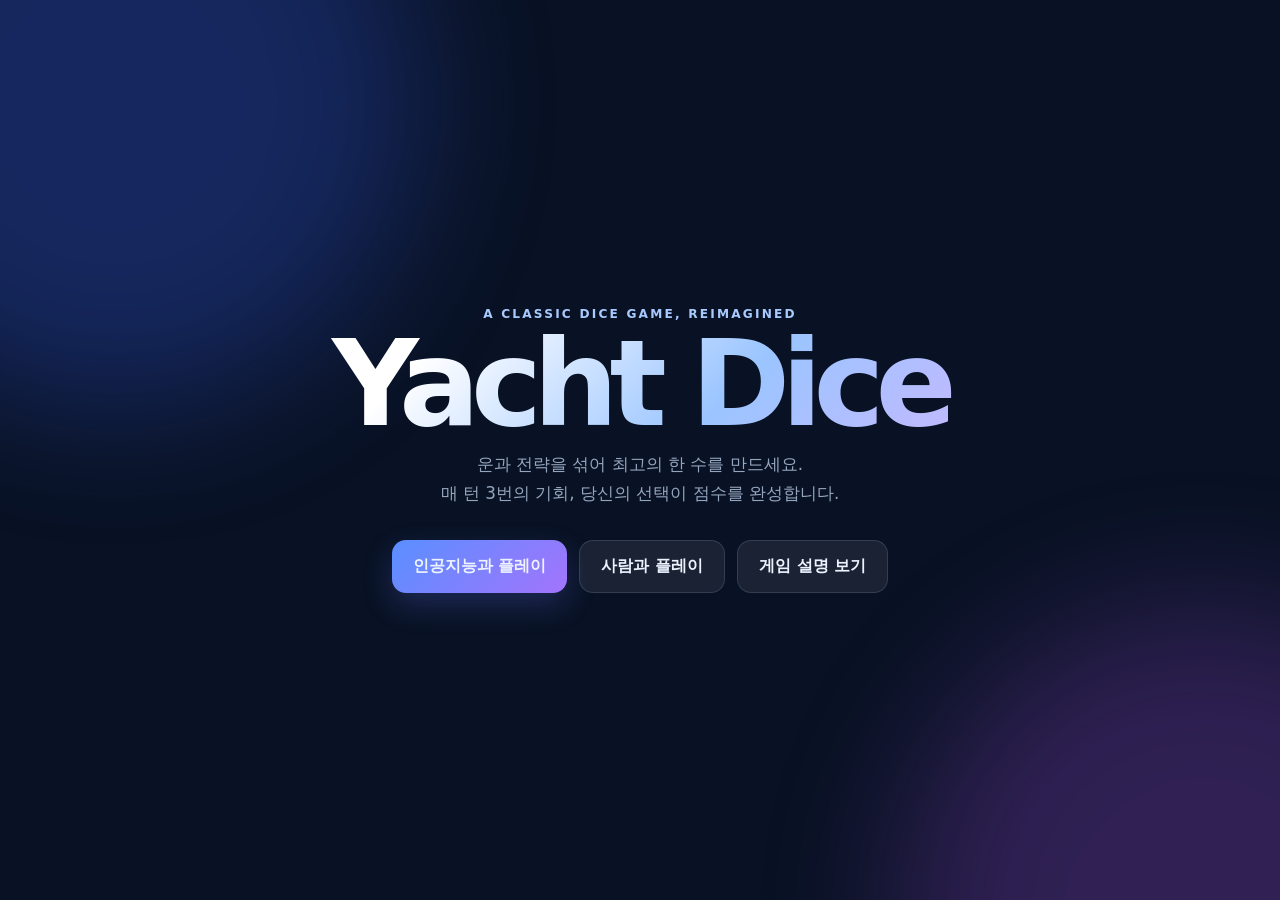
<file: Week4(GenAI)/Agent_Coding_prj2/index.html>
<!doctype html>
<html lang="ko">
<head>
  <meta charset="utf-8" />
  <meta name="viewport" content="width=device-width, initial-scale=1" />
  <title>Yacht Dice</title>
  <link rel="stylesheet" href="css/style.css" />
  <link rel="stylesheet" href="css/animation.css" />
</head>
<body>
  <main id="home">
    <section class="hero">
      <div class="eyebrow">a classic dice game, reimagined</div>
      <h1>Yacht Dice</h1>
      <p>운과 전략을 섞어 최고의 한 수를 만드세요.<br>매 턴 3번의 기회, 당신의 선택이 점수를 완성합니다.</p>
      <div class="home-actions">
        <button class="primary" data-mode="ai">인공지능과 플레이</button>
        <button class="secondary" data-mode="human">사람과 플레이</button>
        <button class="secondary" id="rules-toggle">게임 설명 보기</button>
      </div>
      <div class="rules-card hidden" id="rules"><strong>게임 방법</strong><ul><li>각 플레이어는 12번씩 턴을 진행합니다. 한 턴에 주사위를 최대 3번 굴릴 수 있어요.</li><li>남길 주사위를 클릭해 고정한 뒤 다시 굴리거나, 왼쪽 족보를 선택해 점수를 기록하세요.</li><li>모든 족보를 채운 뒤 총점이 높은 플레이어가 이깁니다. 상단 숫자 족보 합계가 63점 이상이면 +35점 보너스를 받습니다.</li></ul></div>
    </section>
  </main>
  <main id="game" class="hidden">
    <header class="topbar"><div class="logo">Yacht <span>Dice</span></div><div class="mode-badge" id="mode-badge"></div><button class="back" id="home-btn">← 처음으로</button></header>
    <div class="game-layout">
      <aside class="score-panel"><h2>점수판</h2><div class="score-head"><span>족보</span><span id="p1-head">Player 1</span><span id="p2-head">Player 2</span></div><div id="scoreboard"></div></aside>
      <section class="play-panel"><div id="turn-label"></div><div class="turn-sub" id="turn-sub"></div><div class="dice-area" id="dice-area"></div><div class="controls"><button class="primary" id="roll-btn">주사위 굴리기</button><div class="hint" id="hint"></div></div></section>
    </div>
  </main>
  <div id="modal" class="hidden"><div class="modal-box"><div class="modal-icon" id="modal-icon">🏆</div><h2 id="modal-title"></h2><p id="modal-text"></p><button class="primary" id="modal-btn">처음으로</button></div></div>
  <script src="js/game.js"></script>
  <script src="js/animation.js"></script>
</body>
</html>
</file>
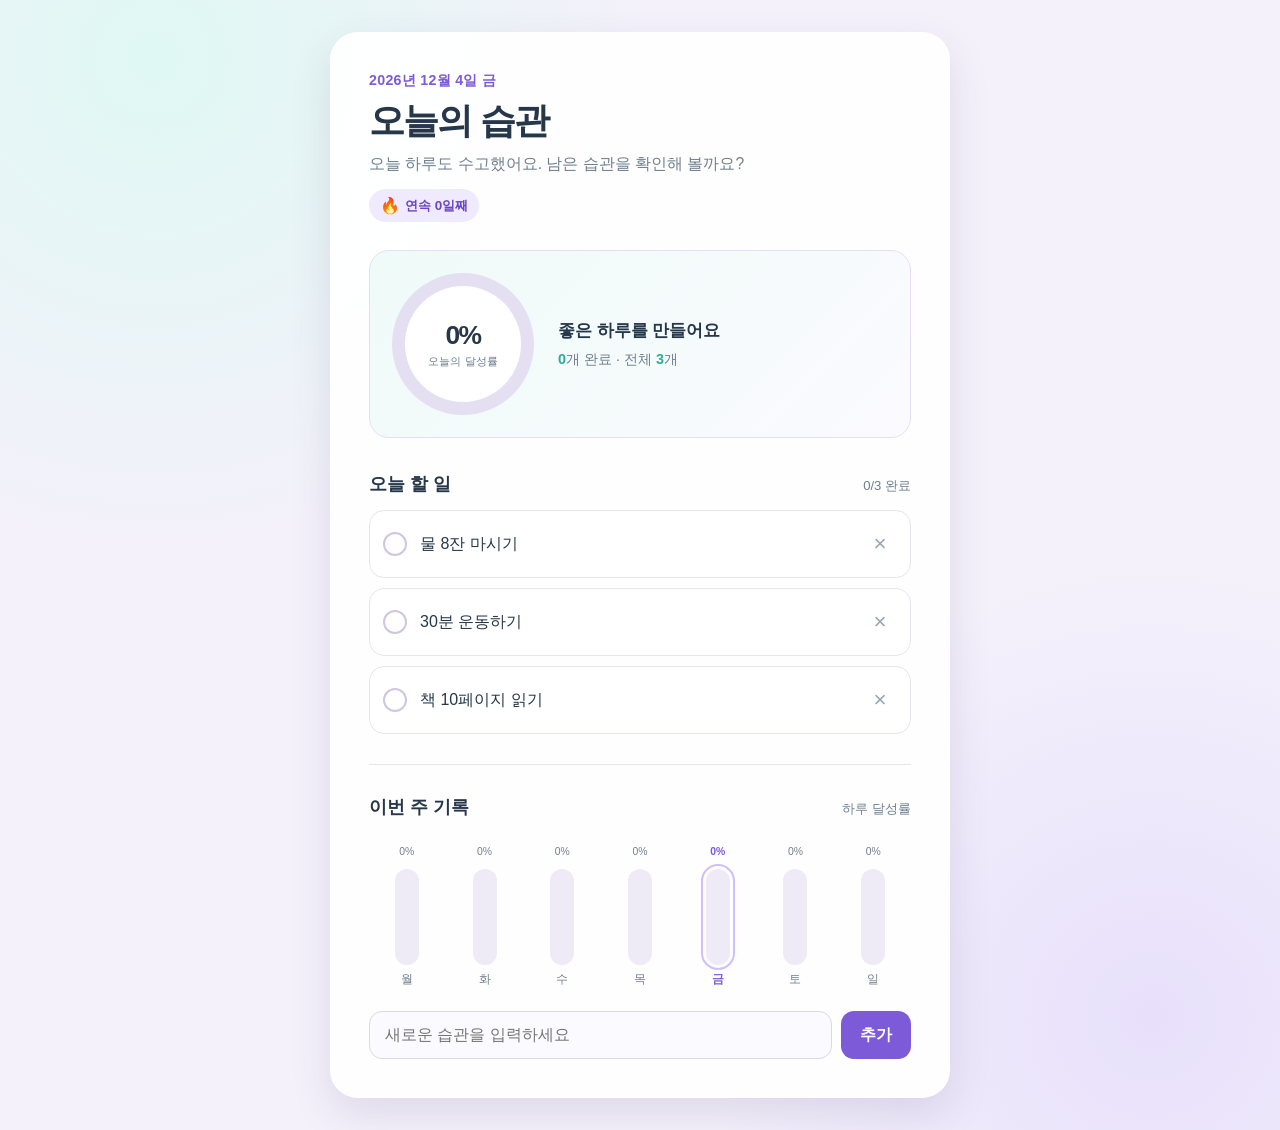
<file: Week4(GenAI)/habit_app/index.html>
<!DOCTYPE html>
<html lang="ko">
<head>
  <meta charset="UTF-8" />
  <meta name="viewport" content="width=device-width, initial-scale=1.0" />
  <meta name="description" content="오늘의 습관을 기록하고 달성률을 확인하는 습관 관리 앱" />
  <title>오늘의 습관</title>
  <link rel="stylesheet" href="css/style.css" />
</head>
<body>
  <main class="app-shell">
    <div class="celebration" id="celebration" aria-live="polite" aria-atomic="true" hidden>
      <div class="confetti" aria-hidden="true"></div>
      <div class="celebration-message">
        <span class="celebration-icon" aria-hidden="true">✦</span>
        <strong>오늘의 습관을 모두 달성했어요!</strong>
        <span>정말 멋져요. 내일도 함께해요.</span>
      </div>
    </div>
    <section class="habit-app" aria-labelledby="app-title">
      <header class="app-header">
        <p class="eyebrow" id="today-date"></p>
        <h1 id="app-title">오늘의 습관</h1>
        <p class="greeting" id="greeting"></p>
        <p class="streak" aria-live="polite"><span aria-hidden="true">🔥</span> <strong id="streak-count">연속 0일째</strong></p>
      </header>

      <section class="progress-card" aria-labelledby="progress-title">
        <div class="progress-ring" id="progress-ring" role="img" aria-label="오늘의 달성률 0퍼센트">
          <div class="progress-center">
            <strong id="progress-percent">0%</strong>
            <span>오늘의 달성률</span>
          </div>
        </div>
        <div class="progress-copy">
          <h2 id="progress-title">좋은 하루를 만들어요</h2>
          <p><strong id="completed-count">0</strong>개 완료 · 전체 <strong id="total-count">0</strong>개</p>
        </div>
      </section>

      <section class="habits-section" aria-labelledby="habits-title">
        <div class="section-heading">
          <h2 id="habits-title">오늘 할 일</h2>
          <span id="habit-summary" aria-live="polite"></span>
        </div>
        <ul class="habit-list" id="habit-list" aria-live="polite"></ul>
        <p class="empty-message" id="empty-message" hidden>아직 습관이 없어요. 첫 습관을 추가해 보세요.</p>
      </section>

      <section class="weekly-section" aria-labelledby="weekly-title">
        <div class="section-heading">
          <h2 id="weekly-title">이번 주 기록</h2>
          <span>하루 달성률</span>
        </div>
        <div class="weekly-chart" id="weekly-chart" role="img" aria-label="이번 주 습관 달성률"></div>
      </section>

      <form class="add-form" id="add-form">
        <label class="sr-only" for="habit-input">새 습관</label>
        <input id="habit-input" type="text" maxlength="50" placeholder="새로운 습관을 입력하세요" autocomplete="off" />
        <button type="submit" aria-label="습관 추가">추가</button>
      </form>
    </section>
  </main>
  <script src="js/app.js"></script>
</body>
</html>
</file>
<file: Week4(GenAI)/Agent_Coding_prj2/css/style.css>
:root{--ink:#ecf3ff;--muted:#94a5be;--panel:rgba(17,29,53,.76);--line:rgba(172,205,255,.16);--gold:#ffcf66}*{box-sizing:border-box}body{margin:0;min-height:100vh;color:var(--ink);font-family:Inter,Pretendard,"Noto Sans KR",system-ui,sans-serif;background:#091224;overflow-x:hidden}body:before,body:after{content:"";position:fixed;width:48vw;height:48vw;border-radius:50%;filter:blur(70px);opacity:.32;z-index:-1}body:before{background:#3155d8;left:-15vw;top:-16vw}body:after{background:#823fb7;right:-18vw;bottom:-25vw}button{font:inherit;cursor:pointer;border:0;color:inherit}.hidden{display:none!important}#home{min-height:100vh;display:grid;place-items:center;padding:28px}.hero{width:min(920px,100%);text-align:center;padding:48px 22px}.eyebrow{color:#a9caff;text-transform:uppercase;letter-spacing:.18em;font-size:.76rem;font-weight:800}h1{font-size:clamp(3.6rem,12vw,7.5rem);letter-spacing:-.075em;margin:9px 0 12px;line-height:.9;background:linear-gradient(135deg,#fff 25%,#9bc5ff 60%,#d3b4ff);-webkit-background-clip:text;color:transparent}.hero p{color:var(--muted);font-size:1.05rem;margin:0 auto 32px;line-height:1.7}.home-actions{display:flex;flex-wrap:wrap;justify-content:center;gap:12px}.primary,.secondary{padding:15px 21px;border-radius:14px;font-weight:800;transition:.2s transform,.2s background}.primary{background:linear-gradient(135deg,#598fff,#a374fc);box-shadow:0 12px 30px #5e73ff3b}.secondary{background:#ffffff12;border:1px solid var(--line)}button:hover{transform:translateY(-2px)}.primary:hover{background:linear-gradient(135deg,#72a4ff,#af89ff)}.rules-card{margin:34px auto 0;text-align:left;max-width:660px;background:#0b1730a6;border:1px solid var(--line);border-radius:20px;padding:19px 22px;color:var(--muted);line-height:1.65;font-size:.91rem}.rules-card strong{color:var(--ink)}.rules-card ul{margin:8px 0 0;padding-left:18px}#game{min-height:100vh;padding:22px;max-width:1450px;margin:auto}.topbar{display:flex;align-items:center;justify-content:space-between;gap:16px;margin-bottom:20px}.logo{font-weight:900;letter-spacing:-.05em;font-size:1.5rem}.logo span{color:#9dbeff}.mode-badge{padding:7px 11px;border:1px solid var(--line);border-radius:999px;color:#b8cced;font-size:.78rem}.back{background:transparent;color:var(--muted);font-size:.85rem}.game-layout{display:grid;grid-template-columns:minmax(280px,365px) 1fr;gap:20px}.score-panel,.play-panel{background:var(--panel);border:1px solid var(--line);box-shadow:0 18px 50px #02071542;backdrop-filter:blur(18px);border-radius:24px}.score-panel{padding:17px}.score-panel h2{margin:3px 6px 14px;font-size:1rem;color:#b4c5e2}.score-head{display:grid;grid-template-columns:1fr 66px 66px;gap:5px;margin:0 5px 7px;font-size:.72rem;color:#8092ae;text-align:center}.score-head span:first-child{text-align:left}.score-row{width:100%;display:grid;grid-template-columns:1fr 66px 66px;gap:5px;align-items:center;text-align:center;padding:7px 5px;background:transparent;border-radius:10px;color:#dce8fc;font-size:.86rem}.score-row .name{text-align:left}.score-row .value{font-weight:800;min-height:22px;padding:2px}.score-row .candidate{color:#92bfff;background:#5e93ff17;border:1px solid #87b4ff42;border-radius:7px}.score-row.selectable:hover{background:#7f9bc719}.score-row.selectable .current-player{outline:1px solid #98bdff85;border-radius:7px}.score-row.total{margin-top:8px;border-top:1px solid var(--line);padding-top:13px;font-weight:900}.score-row.total .value{color:var(--gold)}.play-panel{min-height:590px;display:flex;flex-direction:column;justify-content:center;align-items:center;padding:32px;position:relative;overflow:hidden}.play-panel:after{content:"";position:absolute;width:380px;height:380px;border-radius:50%;background:radial-gradient(circle,#3b78d527,transparent 66%);pointer-events:none}#turn-label{color:#b5c9eb;font-weight:800;font-size:.95rem;z-index:1}#turn-label b{color:#fff}.turn-sub{color:var(--muted);font-size:.83rem;margin:7px 0 40px;z-index:1}.dice-area{display:flex;flex-wrap:wrap;justify-content:center;gap:18px;min-height:116px;z-index:1}.die{width:92px;aspect-ratio:1;background:linear-gradient(145deg,#fff,#d9e6ff);border-radius:20px;padding:15px;display:grid;grid-template:repeat(3,1fr)/repeat(3,1fr);box-shadow:0 14px 25px #0004,inset 0 -4px 0 #b6c8e4;transition:.2s transform,.2s box-shadow}.die.held{transform:translateY(-13px) rotate(-3deg);box-shadow:0 15px 28px #77a6ff63,inset 0 -4px 0 #b6c8e4;outline:3px solid #8db9ff}.die:not(.disabled):hover{transform:translateY(-5px)}.dot{width:13px;height:13px;background:#243450;border-radius:50%;align-self:center;justify-self:center;box-shadow:inset 0 1px 1px #0004}.dot.empty{visibility:hidden}.controls{margin-top:47px;z-index:1;text-align:center}#roll-btn{min-width:180px;font-size:1rem}#roll-btn:disabled{background:#ffffff13;color:#73829b;cursor:not-allowed;box-shadow:none;transform:none}.hint{min-height:22px;color:var(--muted);font-size:.82rem;margin-top:13px}#modal{position:fixed;inset:0;background:#050b17bd;display:grid;place-items:center;padding:20px;z-index:5;backdrop-filter:blur(7px)}.modal-box{width:min(370px,100%);text-align:center;background:#13213e;border:1px solid #a5c4ff40;border-radius:24px;padding:31px;box-shadow:0 24px 70px #0009}.modal-icon{font-size:3rem}.modal-box h2{margin:12px 0 8px}.modal-box p{color:var(--muted);line-height:1.6;margin:0 0 23px}@media(max-width:800px){#game{padding:12px}.game-layout{grid-template-columns:1fr}.score-panel{order:2}.play-panel{min-height:440px;padding:24px 12px}.die{width:58px;border-radius:13px;padding:10px}.dot{width:9px;height:9px}.turn-sub{margin-bottom:28px}.dice-area{gap:10px}.controls{margin-top:35px}.score-row,.score-head{grid-template-columns:1fr 55px 55px}}
</file>
<file: Week4(GenAI)/Agent_Coding_prj2/css/animation.css>
/* 주사위 굴림 효과 */
.die.rolling { animation: dice-roll .52s cubic-bezier(.25,.8,.35,1) infinite; }
.die.rolling:nth-child(2) { animation-delay: .05s; }
.die.rolling:nth-child(3) { animation-delay: .11s; }
.die.rolling:nth-child(4) { animation-delay: .03s; }
.die.rolling:nth-child(5) { animation-delay: .08s; }

@keyframes dice-roll {
  0%, 100% { transform: translateY(0) rotate(0); }
  35% { transform: translateY(-20px) rotate(100deg); }
  70% { transform: translateY(4px) rotate(210deg); }
}
</file>
<file: Week4(GenAI)/habit_app/css/style.css>
:root {
  --ink: #26374a;
  --muted: #6f7f8e;
  --surface: #ffffff;
  --background: #f4f1fb;
  --primary: #7c5ad8;
  --primary-soft: #eee8ff;
  --success: #29ad9a;
  --success-soft: #e3f8f4;
  --line: #e6e4f0;
  --shadow: 0 16px 40px rgba(70, 58, 107, 0.13);
}

* { box-sizing: border-box; }

body {
  min-width: 320px;
  min-height: 100vh;
  margin: 0;
  color: var(--ink);
  font-family: "Pretendard", "Apple SD Gothic Neo", "Noto Sans KR", Arial, sans-serif;
  background: radial-gradient(circle at 12% 5%, #dff8f3 0, transparent 31rem), radial-gradient(circle at 90% 90%, #e8e0fb 0, transparent 28rem), var(--background);
}

button, input { font: inherit; }
button { cursor: pointer; }

.app-shell { display: grid; min-height: 100vh; place-items: center; padding: 32px 18px; }

.habit-app {
  width: min(100%, 620px);
  padding: 38px;
  background: rgba(255, 255, 255, 0.92);
  border: 1px solid rgba(255, 255, 255, 0.75);
  border-radius: 28px;
  box-shadow: var(--shadow);
}

.app-header { margin-bottom: 28px; }
.eyebrow { margin: 0 0 7px; color: var(--primary); font-size: 0.89rem; font-weight: 700; letter-spacing: 0.02em; }
h1, h2, p { margin-top: 0; }
h1 { margin-bottom: 8px; font-size: clamp(1.8rem, 5vw, 2.25rem); letter-spacing: -0.05em; }
.greeting { margin-bottom: 0; color: var(--muted); font-size: 0.98rem; }
.streak { display: inline-flex; align-items: center; gap: 5px; padding: 7px 11px; margin: 14px 0 0; color: #6945c1; font-size: 0.84rem; background: #f0eaff; border-radius: 999px; }
.streak span { font-size: 1rem; }

.progress-card {
  display: flex;
  align-items: center;
  gap: 24px;
  padding: 22px;
  margin-bottom: 34px;
  background: linear-gradient(135deg, #effbf8, #fbfaff);
  border: 1px solid #e6def8;
  border-radius: 20px;
}

.progress-ring {
  --progress: 0%;
  display: grid;
  flex: 0 0 auto;
  width: 142px;
  aspect-ratio: 1;
  place-items: center;
  border-radius: 50%;
  background: conic-gradient(var(--success) var(--progress), #e5e0f1 0);
  transition: background 0.35s ease;
}

.progress-center {
  display: grid;
  width: 116px;
  aspect-ratio: 1;
  place-content: center;
  text-align: center;
  background: var(--surface);
  border-radius: 50%;
}
.progress-center strong { font-size: 1.65rem; letter-spacing: -0.06em; }
.progress-center span { margin-top: 3px; color: var(--muted); font-size: 0.7rem; }
.progress-copy h2 { margin-bottom: 8px; font-size: 1.05rem; }
.progress-copy p { margin: 0; color: var(--muted); font-size: 0.9rem; }
.progress-copy strong { color: var(--success); }

.section-heading { display: flex; align-items: baseline; justify-content: space-between; gap: 12px; margin-bottom: 14px; }
.section-heading h2 { margin: 0; font-size: 1.12rem; }
.section-heading span { color: var(--muted); font-size: 0.82rem; }
.habit-list { display: grid; gap: 10px; padding: 0; margin: 0; list-style: none; }

.habit-item {
  display: flex;
  align-items: center;
  gap: 13px;
  min-height: 68px;
  padding: 12px 13px;
  background: var(--surface);
  border: 1px solid var(--line);
  border-radius: 15px;
  transition: background-color 0.35s ease, border-color 0.35s ease, box-shadow 0.35s ease, transform 0.35s cubic-bezier(.2,.8,.2,1);
}
.habit-item:hover { transform: translateY(-1px); box-shadow: 0 6px 16px rgba(58, 76, 106, 0.07); }
.habit-item.is-done { background: var(--success-soft); border-color: #bcebe2; box-shadow: 0 8px 18px rgba(41, 173, 154, 0.12); animation: complete-card 0.48s cubic-bezier(.2,.9,.3,1); }
.habit-check { position: relative; width: 24px; height: 24px; margin: 0; appearance: none; border: 2px solid #cfc7df; border-radius: 50%; outline-offset: 3px; flex: 0 0 auto; transition: background-color 0.25s ease, border-color 0.25s ease, transform 0.25s ease; }
.habit-check:checked { border-color: var(--success); background: var(--success); }
.habit-check:checked::after { position: absolute; top: 4px; left: 7px; width: 6px; height: 10px; content: ""; border: solid white; border-width: 0 2px 2px 0; transform: rotate(45deg); }
.habit-name { flex: 1; line-height: 1.4; word-break: break-all; }
.is-done .habit-name { color: #53877e; text-decoration: line-through; transition: color 0.25s ease; }
.delete-button { width: 34px; height: 34px; color: #98a5b7; background: transparent; border: 0; border-radius: 9px; font-size: 1.4rem; line-height: 1; }
.delete-button:hover, .delete-button:focus-visible { color: #d35462; background: #fff0f1; }

.empty-message { padding: 24px 12px; margin: 0; color: var(--muted); text-align: center; border: 1px dashed #ced9e7; border-radius: 14px; }
.weekly-section { padding-top: 30px; margin-top: 30px; border-top: 1px solid var(--line); }
.weekly-chart { display: grid; grid-template-columns: repeat(7, 1fr); align-items: end; gap: 8px; height: 154px; padding: 10px 3px 0; }
.week-day { display: grid; grid-template-rows: 1fr auto auto; align-items: end; justify-items: center; gap: 7px; height: 100%; color: var(--muted); font-size: 0.72rem; }
.week-rate { min-height: 16px; font-size: 0.65rem; }
.week-bar-track { display: flex; align-items: end; width: min(100%, 24px); height: 96px; background: #eeeaf6; border-radius: 999px; overflow: hidden; }
.week-bar { width: 100%; height: var(--rate); min-height: 0; background: linear-gradient(180deg, #8c6ce0, #3db9a7); border-radius: inherit; transition: height 0.45s cubic-bezier(.2,.8,.2,1); }
.week-day.is-today { color: var(--primary); font-weight: 700; }
.week-day.is-today .week-bar-track { outline: 2px solid #cfbffc; outline-offset: 3px; }
.week-day.is-today .week-bar { box-shadow: 0 0 12px rgba(64, 179, 163, 0.35); }
.add-form { display: flex; gap: 9px; margin-top: 24px; }
.add-form input { min-width: 0; flex: 1; padding: 14px 15px; color: var(--ink); background: #fbfaff; border: 1px solid #ddd6ed; border-radius: 13px; outline: none; }
.add-form input:focus { border-color: var(--primary); box-shadow: 0 0 0 3px var(--primary-soft); }
.add-form button { padding: 0 19px; color: white; font-weight: 700; background: var(--primary); border: 0; border-radius: 13px; transition: background 0.2s ease, transform 0.2s ease; }
.add-form button:hover { background: #6846c2; transform: translateY(-1px); }
.add-form.is-invalid input { border-color: #d85c78; animation: shake 0.32s ease-in-out; }

.celebration { position: fixed; z-index: 10; inset: 0; display: grid; place-items: center; padding: 24px; pointer-events: none; overflow: hidden; }
.celebration[hidden] { display: none; }
.celebration-message { position: relative; z-index: 1; display: grid; justify-items: center; gap: 9px; max-width: 330px; padding: 25px 30px; color: #fff; text-align: center; background: linear-gradient(135deg, #35b8a5, #7957d5); border-radius: 22px; box-shadow: 0 20px 45px rgba(61, 49, 105, 0.3); animation: celebration-pop 0.5s cubic-bezier(.2,.9,.25,1); }
.celebration-message strong { font-size: 1.08rem; }
.celebration-message span:last-child { font-size: 0.86rem; opacity: 0.9; }
.celebration-icon { font-size: 2rem; line-height: 1; animation: sparkle 0.9s ease-in-out infinite alternate; }
.confetti { position: absolute; inset: 0; background-image: radial-gradient(circle, #35b8a5 0 5px, transparent 6px), radial-gradient(circle, #8a65e7 0 5px, transparent 6px), radial-gradient(circle, #ffd36e 0 4px, transparent 5px); background-size: 85px 105px, 125px 130px, 100px 90px; background-position: 8% 10%, 52% 5%, 86% 18%; animation: confetti-fall 1.8s ease-out forwards; }

@keyframes complete-card { 0% { transform: scale(1); } 45% { transform: scale(1.025); } 100% { transform: scale(1); } }
@keyframes shake { 25% { transform: translateX(-5px); } 75% { transform: translateX(5px); } }
@keyframes celebration-pop { from { opacity: 0; transform: scale(0.7) translateY(18px); } to { opacity: 1; transform: scale(1) translateY(0); } }
@keyframes confetti-fall { from { opacity: 0; transform: translateY(-20px); } 18% { opacity: 1; } to { opacity: 0; transform: translateY(115vh); } }
@keyframes sparkle { to { transform: rotate(15deg) scale(1.15); } }
.sr-only { position: absolute; width: 1px; height: 1px; padding: 0; margin: -1px; overflow: hidden; clip: rect(0, 0, 0, 0); white-space: nowrap; border: 0; }

@media (max-width: 480px) {
  .app-shell { padding: 0; place-items: stretch; }
  .habit-app { min-height: 100vh; padding: 28px 20px; border: 0; border-radius: 0; }
  .progress-card { gap: 16px; padding: 18px; }
  .progress-ring { width: 118px; }
  .progress-center { width: 96px; }
  .progress-center strong { font-size: 1.4rem; }
  .progress-copy h2 { font-size: 0.96rem; }
  .add-form button { padding: 0 15px; }
}
</file>
